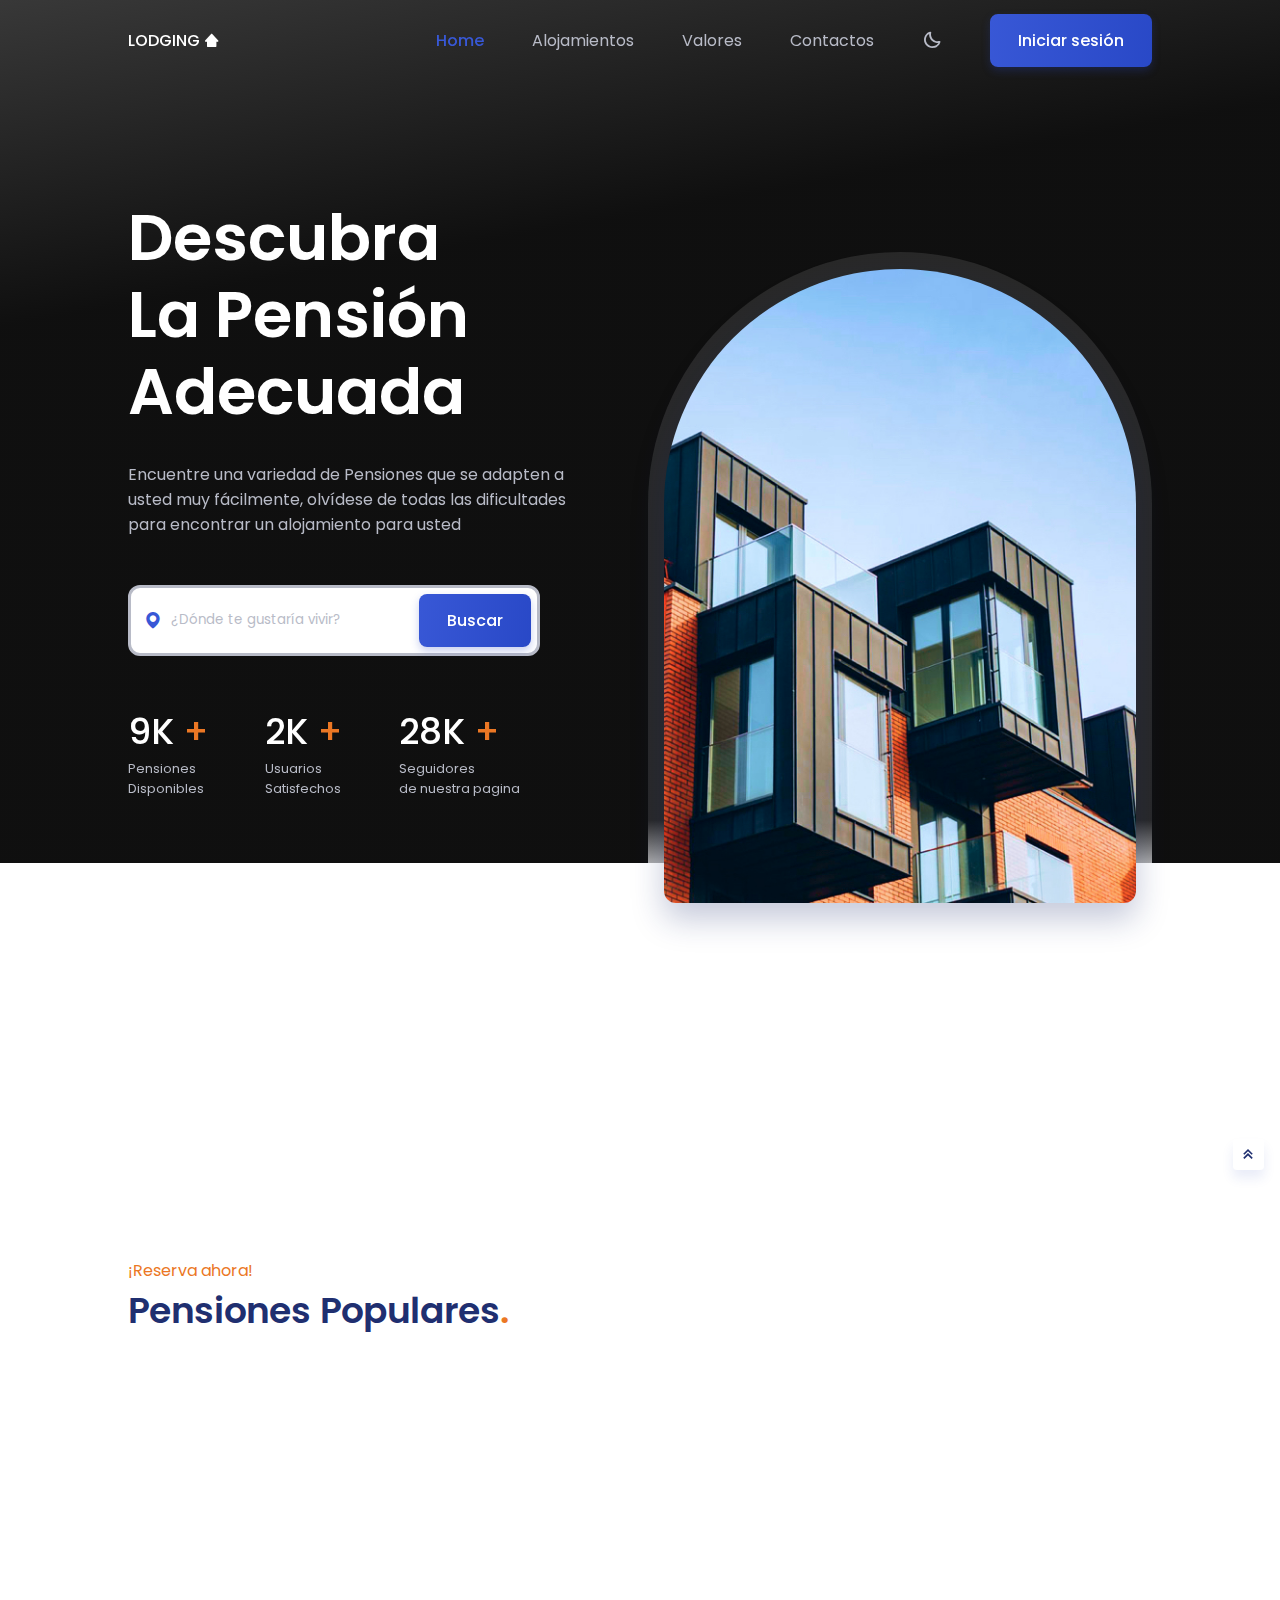
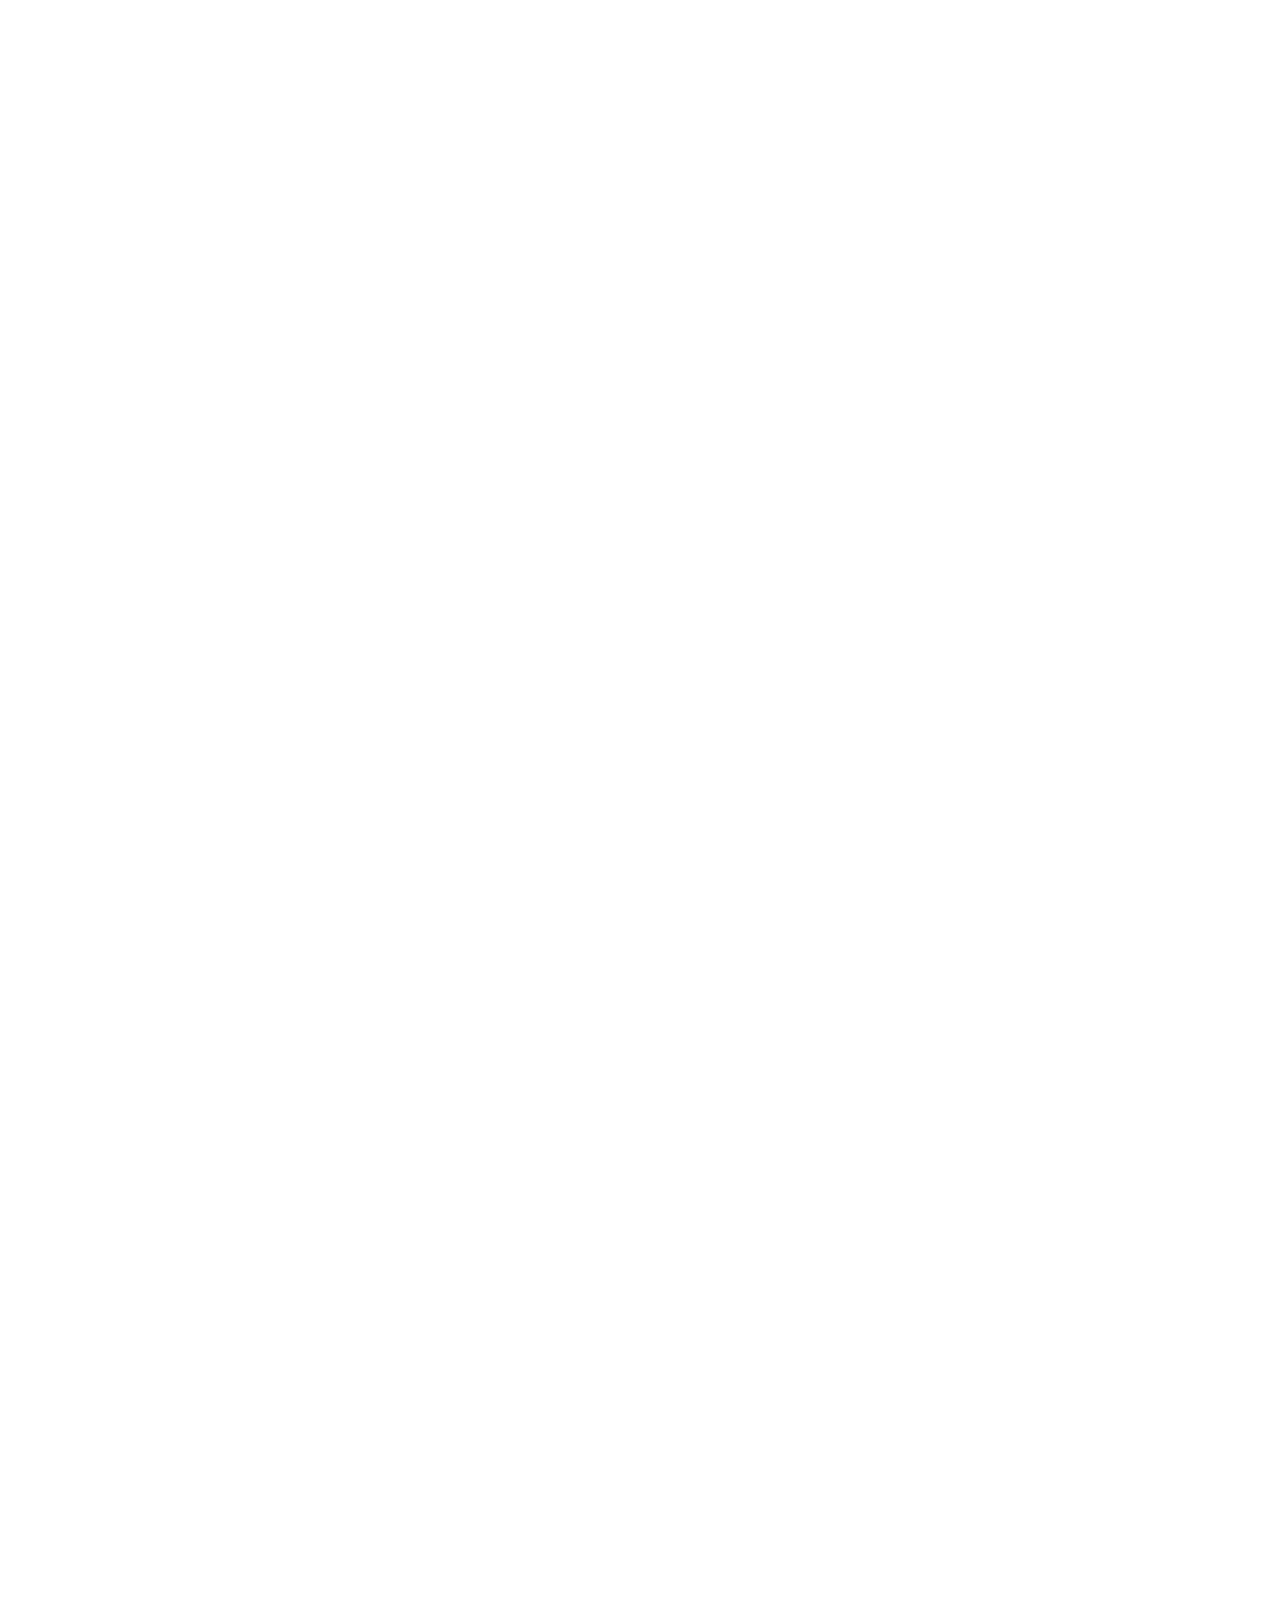
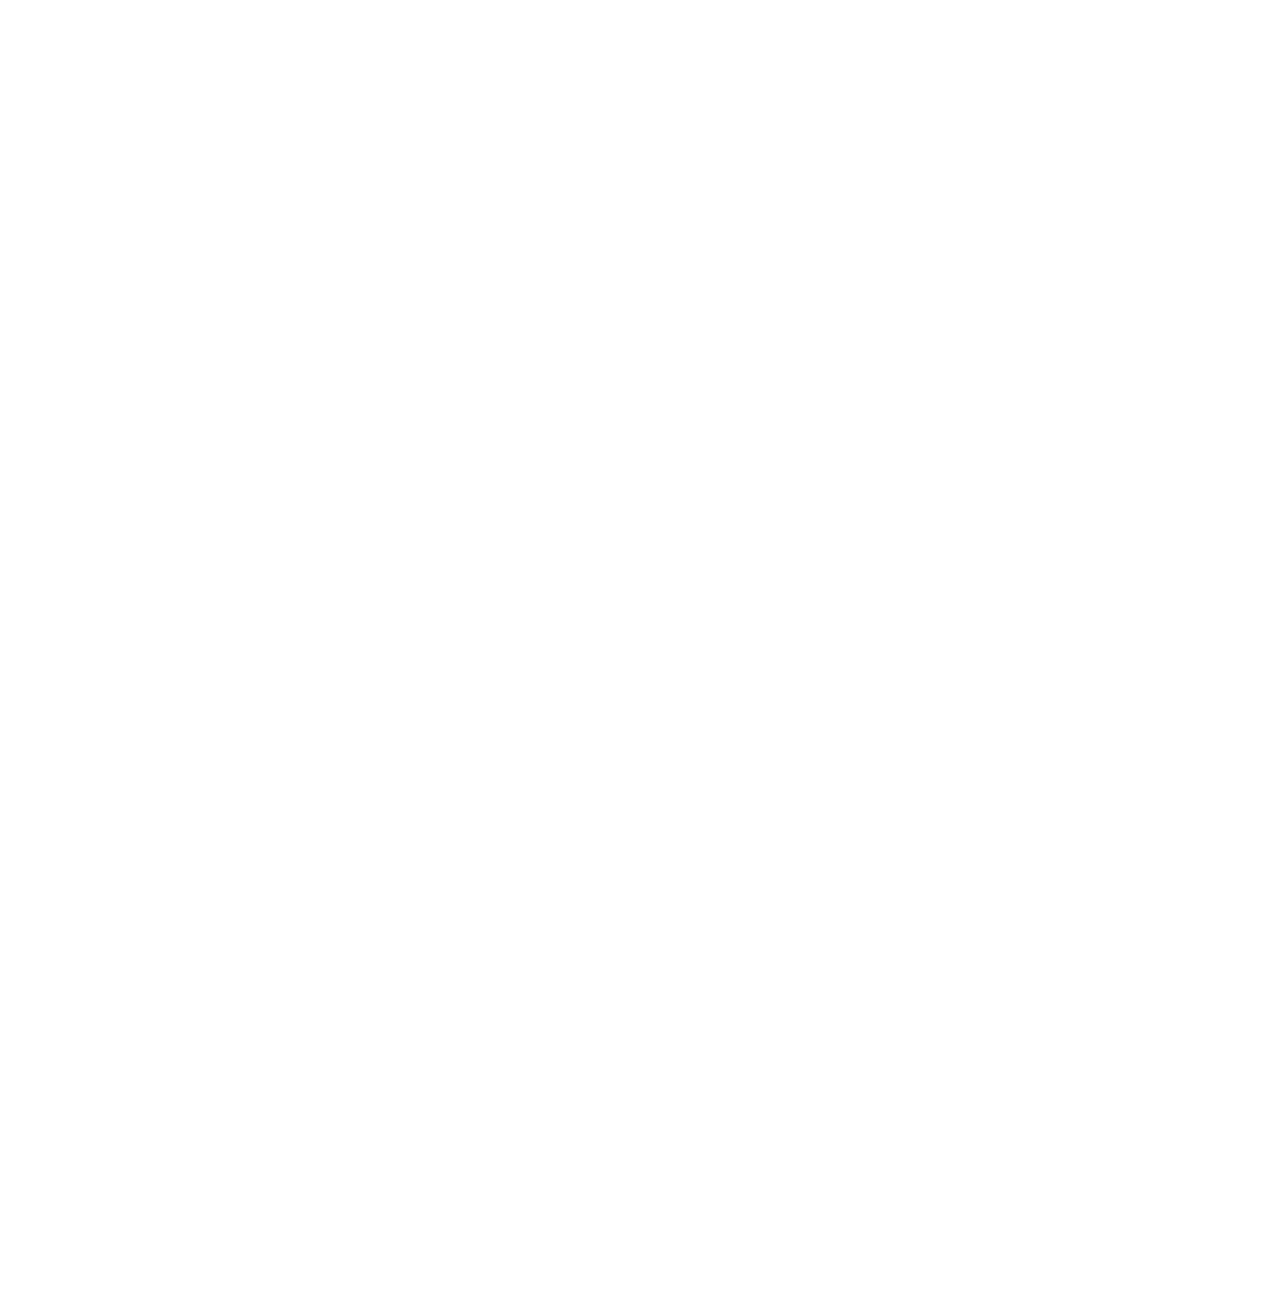
<file: index.html>
<!DOCTYPE html>
    <html lang="en">
    <head>
        <meta charset="UTF-8">
        <meta name="viewport" content="width=device-width, initial-scale=1.0">

        <!--=============== FAVICON ===============-->
        <link rel="shortcut icon" href="assets/img/favicon.png" type="image/x-icon">

        <!--=============== BOXICONS ===============-->
        <link href='https://unpkg.com/boxicons@2.1.2/css/boxicons.min.css' rel='stylesheet'>
        
        <!--=============== SWIPER CSS ===============-->
        <link rel="stylesheet" href="assets/css/swiper-bundle.min.css">

        <!--=============== CSS ===============-->
        <link rel="stylesheet" href="assets/css/styles.css">

        <title>LodGing - Buscador de Pensiones Universitarias</title>
    </head>
    <body>
        <!--==================== HEADER ====================-->
        <header class="header" id="header">
            <nav class="nav container">
                <a href="#" class="nav__logo">
                    LODGING <i class='bx bxs-home-alt-2'></i>
                </a>

                <div class="nav__menu">
                    <ul class="nav__list">
                        <li class="nav__item">
                            <a href="#home" class="nav__link active-link">
                                <i class='bx bx-home-alt-2' ></i>
                                <span>Home</span>
                            </a>
                        </li>
                        <li class="nav__item">
                            <a href="#popular" class="nav__link">
                                <i class='bx bx-building-house' ></i>
                                <span>Alojamientos</span>
                            </a>
                        </li>
                        <li class="nav__item">
                            <a href="#value" class="nav__link">
                                <i class='bx bx-award' ></i>
                                <span>Valores</span>
                            </a>
                        </li>
                        <li class="nav__item">
                            <a href="#contact" class="nav__link">
                                <span>Contactos</span>
                                <i class='bx bx-phone' ></i>
                            </a>
                        </li>
                    </ul>
                </div>

                <!-- Theme change button -->
                <i class='bx bx-moon change-theme' id="theme-button"></i>

                <a href="./assets/pages/login.html" class="nav__button button">Iniciar sesión</a>
            </nav>
        </header>

        <!--==================== MAIN ====================-->
        <main class="main">
            <!--==================== HOME ====================-->
            <section class="home section" id="home">
                <div class="home__container container grid">
                    <div class="home__data">
                        <h1 class="home__title">
                            Descubra <br> La Pensión <br> Adecuada
                        </h1>
                        <p class="home__description">
                            Encuentre una variedad de Pensiones que se adapten a usted muy fácilmente,
                            olvídese de todas las dificultades para encontrar un alojamiento para usted
                        </p>
    
                        <form action="" class="home__search">
                            <i class='bx bxs-map'></i>
                            <input type="search" placeholder="¿Dónde te gustaría vivir?" class="home__search-input">
                            <button class="button">
                                Buscar
                            </button>
                        </form>

                        <div class="home__value">
                            <div>
                                <h1 class="home__value-number">
                                    9K <span>+</span>
                                </h1>
                                <span class="home__value-description">
                                    Pensiones <br> Disponibles
                                </span>
                            </div>
    
                            <div>
                                <h1 class="home__value-number">
                                    2K <span>+</span>
                                </h1>
                                <span class="home__value-description">
                                    Usuarios <br> Satisfechos
                                </span>
                            </div>
    
                            <div>
                                <h1 class="home__value-number">
                                    28K <span>+</span>
                                </h1>
                                <span class="home__value-description">
                                    Seguidores <br> de nuestra pagina
                                </span>
                            </div>
                        </div>
                    </div>
    
                    <div class="home__images">
                        <div class="home__orbe"></div>
    
                        <div class="home__img">
                            <img src="assets/img/home.jpg" alt="">
                        </div>
                    </div>
                </div>
            </section>

            <!--==================== LOGOS ====================-->
            <section class="logos section">
                <div class="logos__container container grid">
                    <div class="logos__img">
                        <img src="assets/img/Logo_LodGing.jpg" alt="">
                    </div>
                    <div class="logos__img">
                        <img src="assets/img/Logo_Unicor.png" alt="">
                    </div>
                    <div class="logos__img">
                        <img src="assets/img/Logo_Tilapia.jpg" alt="">
                    </div>
                    <div class="logos__img">
                        <img src="assets/img/Logo_Zopp_Digital.jpg" alt="">
                    </div>
                </div>
            </section>

            <!--==================== POPULAR ====================-->
            <section class="section" id="popular">
                <div class="container">
                    <span class="section__subtitle">¡Reserva ahora!</span>
                    <h2 class="section__title">
                        Pensiones Populares<span>.</span>
                    </h2>

                    <div class="popular__container grid swiper">
                        <div class="swiper-wrapper">
                            <article class="popular__card swiper-slide">
                                <img src="assets/img/popular1.jpg" alt="" class="popular__img">
    
                                <div class="popular__data">
                                    <h2 class="popular__price">
                                        <span>$</span>555,000
                                    </h2>
                                    <h3 class="popular__title">
                                        Montería, Córdoba
                                    </h3>
                                    <p class="popular__description">
                                        Barrio Mocari,
                                        Cra. 2 #45 - 775 
                                    </p>
                                </div>
                            </article>

                            <article class="popular__card swiper-slide">
                                <img src="assets/img/popular2.jpg" alt="" class="popular__img">
    
                                <div class="popular__data">
                                    <h2 class="popular__price">
                                        <span>$</span>430,000
                                    </h2>
                                    <h3 class="popular__title">
                                        Lorica, Córdoba
                                    </h3>
                                    <p class="popular__description">
                                        Parque Barrio Villa Juana,
                                        Cra. 21 #10 - 452 
                                    </p>
                                </div>
                            </article>
    
                            <article class="popular__card swiper-slide">
                                <img src="assets/img/popular3.jpg" alt="" class="popular__img">
    
                                <div class="popular__data">
                                    <h2 class="popular__price">
                                        <span>$</span>490,000
                                    </h2>
                                    <h3 class="popular__title">
                                        Lorica, Córdoba
                                    </h3>
                                    <p class="popular__description">
                                        Estadio de Béisbol 3 de Mayo,
                                        Cl. 19 #29 - 290
                                    </p>
                                </div>
                            </article>
    
                            <article class="popular__card swiper-slide">
                                <img src="assets/img/popular4.jpg" alt="" class="popular__img">
    
                                <div class="popular__data">
                                    <h2 class="popular__price">
                                        <span>$</span>540,000
                                    </h2>
                                    <h3 class="popular__title">
                                        Montería, Córdoba
                                    </h3>
                                    <p class="popular__description">
                                        Barrio Mocari,
                                        Cra. 7 #467 - 210
                                    </p>
                                </div>
                            </article>

                            <article class="popular__card swiper-slide">
                                <img src="assets/img/popular5.jpg" alt="" class="popular__img">
    
                                <div class="popular__data">
                                    <h2 class="popular__price">
                                        <span>$</span>480,000
                                    </h2>
                                    <h3 class="popular__title">
                                        Lorica, Córdoba
                                    </h3>
                                    <p class="popular__description">
                                        Calle IE Lacides C. Bersal,
                                        Cra. 27 #10 - 101
                                    </p>
                                </div>
                            </article>
                        </div>

                        <div class="swiper-button-next">
                            <i class='bx bx-chevron-right' ></i>
                        </div>
                        <div class="swiper-button-prev">
                            <i class='bx bx-chevron-left'></i>
                        </div>
                    </div>
                </div>
            </section>

            <!--==================== VALUE ====================-->
            <section class="value section" id="value">
                <div class="value__container container grid">
                    <div class="value__images">
                        <div class="value__orbe"></div>
    
                        <div class="value__img">
                            <img src="assets/img/value.jpg" alt="">
                        </div>
                    </div>

                    <div class="value__content">
                        <div class="value__data">
                            <span class="section__subtitle">Nuestros Costos</span>
                            <h2 class="section__title">
                                Valor que le damos<span>.</span>
                            </h2>
                            <p class="value__description">
                                Siempre estamos dispuestos a ayudar proporcionando el mejor servicio para usted. 
                                Creemos que un buen lugar para vivir puede mejorar su vida.
                            </p>
                        </div>

                        <div class="value__accordion">
                            <div class="value__accordion-item">
                                <header class="value__accordion-header">
                                    <i class='bx bxs-shield-x value__accordion-icon'></i>
                                    <h3 class="value__accordion-title">
                                        Los mejores tipos de interés del mercado
                                    </h3>
                                    <div class="value__accordion-arrow">
                                        <i class='bx bxs-down-arrow'></i>
                                    </div>
                                </header>

                                <div class="value__accordion-content">
                                    <p class="value__accordion-description">
                                        El precio que ofrecemos es el mejor para usted, 
                                        le garantizamos que no habrá cambios en el precio de su propiedad debido a diversos costes inesperados que puedan surgir.
                                    </p>
                                </div>
                            </div>

                            <div class="value__accordion-item">
                                <header class="value__accordion-header">
                                    <i class='bx bxs-x-square value__accordion-icon'></i>
                                    <h3 class="value__accordion-title">
                                        Evita la inestabilidad de los precios
                                    </h3>
                                    <div class="value__accordion-arrow">
                                        <i class='bx bxs-down-arrow'></i>
                                    </div>
                                </header>

                                <div class="value__accordion-content">
                                    <p class="value__accordion-description">
                                        Precios accesibles y totalmente verificados para tu beneficio, te esperamos.
                                    </p>
                                </div>
                            </div>

                            <div class="value__accordion-item">
                                <header class="value__accordion-header">
                                    <i class='bx bxs-bar-chart-square value__accordion-icon' ></i>
                                    <h3 class="value__accordion-title">
                                        Los mejores precios del mercado 
                                    </h3>
                                    <div class="value__accordion-arrow">
                                        <i class='bx bxs-down-arrow'></i>
                                    </div>
                                </header>

                                <div class="value__accordion-content">
                                    <p class="value__accordion-description">
                                        Nuestro catalogo de costos esta basado principalmente en la comodidad de nuestros clientes.
                                    </p>
                                </div>
                            </div>

                            <div class="value__accordion-item">
                                <header class="value__accordion-header">
                                    <i class='bx bxs-checkbox-checked value__accordion-icon'></i>
                                    <h3 class="value__accordion-title">
                                        Seguridad de sus datos
                                    </h3>
                                    <div class="value__accordion-arrow">
                                        <i class='bx bxs-down-arrow'></i>
                                    </div>
                                </header>

                                <div class="value__accordion-content">
                                    <p class="value__accordion-description">
                                        Trabajamos constantemente para mantener tu cuenta segura. Te enseñamos tips de cómo puedes proteger tu información.
                                    </p>
                                </div>
                            </div>
                        </div>
                    </div>
                </div>
            </section>

            <!--==================== CONTACT ====================-->
            <section class="contact section" id="contact">
                <div class="contact__container container grid">
                    <div class="contact__images">
                        <div class="contact__orbe"></div>
    
                        <div class="contact__img">
                            <img src="assets/img/contact.png" alt="">
                        </div>
                    </div>

                    <div class="contact__content">
                        <div class="contact__data">
                            <span class="section__subtitle">Contacta con nosotros</span>
                            <h2 class="section__title">
                                Facilidad para contactar con nosotros<span>.</span>
                            </h2>
                            <p class="contact__description">
                                ¿Tiene problemas para encontrar la pensión de sus sueños? ¿Necesita una 
                                guía en el alquiler de la primera vivienda? o necesita una consulta 
                                sobre temas residenciales? Sólo tiene que ponerse en contacto con nosotros.
                            </p>
                        </div>

                        <div class="contact__card">
                            <div class="contact__card-box">
                                <div class="contact__card-info">
                                    <i class='bx bxs-phone-call'></i>
                                    
                                    <div>
                                        <h3 class="contact__card-title">
                                            Llame a
                                        </h3>
                                        <p class="contact__card-description">
                                            300-396-4879
                                        </p>
                                    </div>
                                </div>
                                <button class="button contact__card-button">
                                    <a href="tel: +573003964879">Llamar ahora</a>
                                </button>
                            </div>

                            <div class="contact__card-box">
                                <div class="contact__card-info">
                                    <i class='bx bxs-message-rounded-dots' ></i>
                                    
                                    <div>
                                        <h3 class="contact__card-title">
                                            Chat
                                        </h3>
                                        <p class="contact__card-description">
                                            320-796-2137
                                        </p>
                                    </div>
                                </div>
                                <button class="button contact__card-button">
                                    <a href="https://api.whatsapp.com/send?phone=3207962137">Chatear ahora</a>
                                </button>
                            </div>

                            <div class="contact__card-box">
                                <div class="contact__card-info">
                                    <i class='bx bxs-video' ></i>
                                    
                                    <div>
                                        <h3 class="contact__card-title">
                                            Videollamada
                                        </h3>
                                        <p class="contact__card-description">
                                            320-796-2137
                                        </p>
                                    </div>
                                </div>
                                <button class="button contact__card-button">
                                    <a href="https://api.whatsapp.com/send?phone=3207962137">Videollamada</a>
                                </button>
                            </div>

                            <div class="contact__card-box">
                                <div class="contact__card-info">
                                    <i class='bx bxs-envelope'></i>
                                    
                                    <div>
                                        <h3 class="contact__card-title">
                                            Mensaje
                                        </h3>
                                        <p class="contact__card-description">
                                            300-396-4879
                                        </p>
                                    </div>
                                </div>
                                <button class="button contact__card-button">
                                    <a href="sms: +573003964879?body=Mensaje">Mensaje ahora</a>
                                </button>
                            </div>
                        </div>
                    </div>
                </div>
            </section>

            <!--==================== SUBSCRIBE ====================-->
            <section class="subscribe section">
                <div class="subscribe__container container">
                    <h1 class="subscribe__title">
                        Empiece con LodGing
                    </h1>
                    <p class="subscribe__description">
                        Suscríbase y encuentre presupuestos súper atractivos de nuestra parte, Encuentre pronto su alojamiento
                    </p>
                    <a href="#" class="button subscribe__button">
                        Empezar
                    </a>
                </div>
            </section>
        </main>

        <!--==================== FOOTER ====================-->
        <footer class="footer section">
            <div class="footer__container container grid">
                <div>
                    <a href="" class="footer__logo">
                        LodGing <i class='bx bxs-home-alt-2'></i>
                    </a>
                    <p class="footer__description">
                        Nuestra visión es hacer que todas <br> 
                        las personas encuentren el mejor <br>
                        lugar de residencia para ellos.
                    </p>
                </div>

                <div class="footer__content">
                    <div>
                        <h3 class="footer__title">
                            Acerca de
                        </h3>

                        <ul class="footer__links">
                            <li>
                                <a href="#" class="footer__link">Sobre nosotros</a>
                            </li>
                            <li>
                                <a href="#" class="footer__link">Características</a>
                            </li>
                            <li>
                                <a href="#" class="footer__link">Noticias y Blogs</a>
                            </li>
                        </ul>
                    </div>

                    <div>
                        <h3 class="footer__title">
                            Compañía
                        </h3>

                        <ul class="footer__links">
                            <li>
                                <a href="#" class="footer__link">¿Cómo trabajamos?</a>
                            </li>
                            <li>
                                <a href="#" class="footer__link">Capital</a>
                            </li>
                            <li>
                                <a href="#" class="footer__link">Seguridad</a>
                            </li>
                        </ul>
                    </div>
                    
                    <div>
                        <h3 class="footer__title">
                            Soporte
                        </h3>

                        <ul class="footer__links">
                            <li>
                                <a href="#" class="footer__link">Preguntas frecuentes</a>
                            </li>
                            <li>
                                <a href="#" class="footer__link">Centro de apoyo</a>
                            </li>
                            <li>
                                <a href="#" class="footer__link">Contacta con nosotros</a>
                            </li>
                        </ul>
                    </div>

                    <div>
                        <h3 class="footer__title">
                            Redes Sociales
                        </h3>

                        <ul class="footer__social">
                            <a href="https://www.facebook.com/" target="_blank" class="footer__social-link">
                                <i class='bx bxl-facebook-circle' ></i>
                            </a>
                            <a href="https://www.instagram.com/" target="_blank" class="footer__social-link">
                                <i class='bx bxl-instagram-alt' ></i>
                            </a>
                            <a href="https://www.pinterest.com/" target="_blank" class="footer__social-link">
                                <i class='bx bxl-pinterest' ></i>
                            </a>    
                        </ul>
                    </div>
                </div>
            </div>

            <div class="footer__info container">
                <span class="footer__copy">
                    &#169; LodGing. Todos los derechos reservados
                </span>

                <div class="footer__privacy">
                    <a href="#">Términos y condiciones</a>
                    <a href="#">Política de privacidad</a>
                </div>
            </div>
        </footer>


        <!--========== SCROLL UP ==========-->
        <a href="#" class="scrollup" id="scroll-up">
            <i class='bx bx-chevrons-up'></i>
        </a>

        <!--=============== SCROLLREVEAL ===============-->
        <script src="assets/js/scrollreveal.min.js"></script>

        <!--=============== SWIPER JS ===============-->
        <script src="assets/js/swiper-bundle.min.js"></script>

        <!--=============== MAIN JS ===============-->
        <script src="assets/js/main.js"></script>
    </body>
</html>
</file>
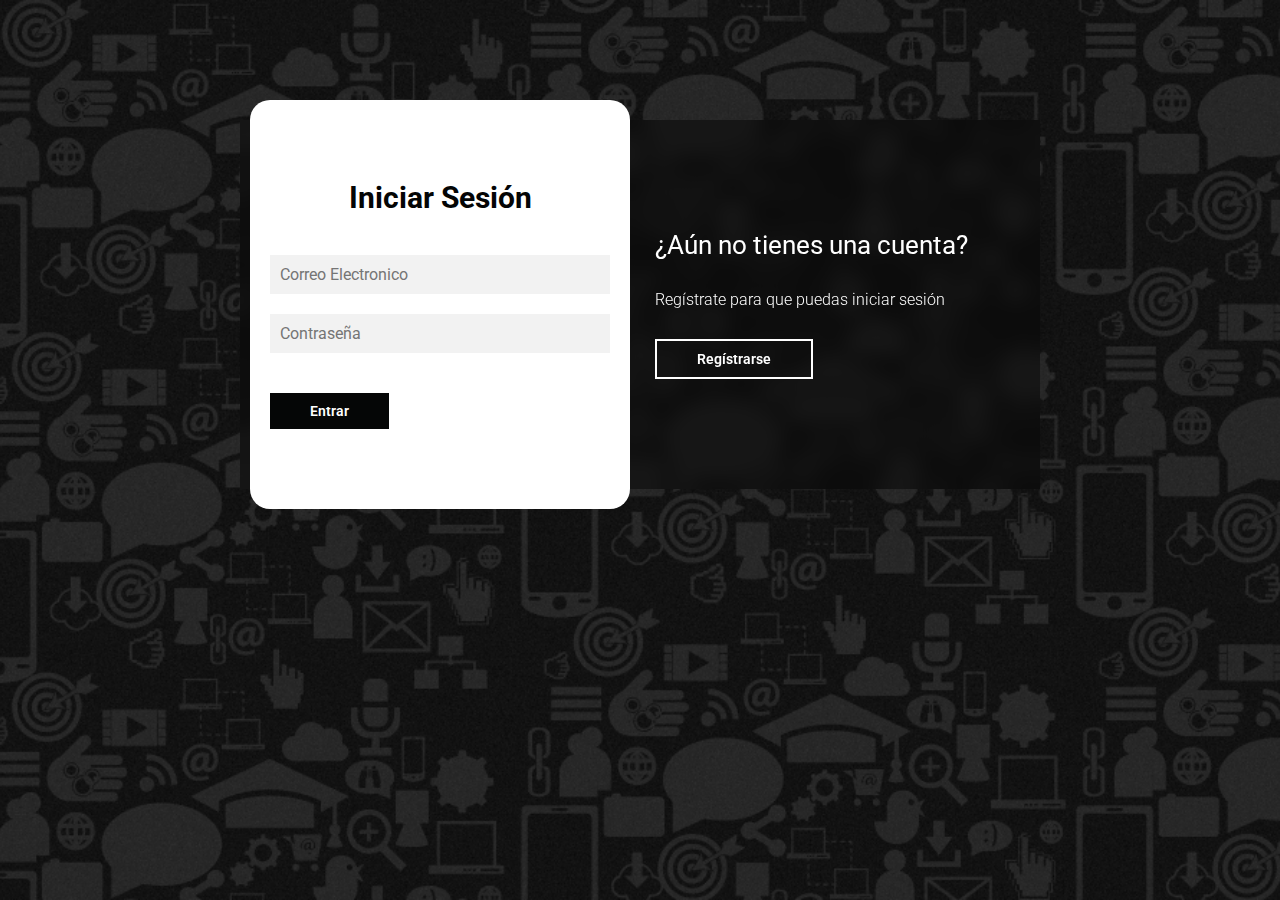
<file: assets/pages/login.html>
<!DOCTYPE html>
<html lang="en">
<head>
    <meta charset="UTF-8">
    <meta name="viewport" content="width=device-width, initial-scale=1.0">
    <title>Login y Register - MagtimusPro</title>
    
    <link href="https://fonts.googleapis.com/css2?family=Roboto:ital,wght@0,100;0,300;0,400;0,500;0,700;0,900;1,100;1,300;1,400;1,500;1,700;1,900&display=swap" rel="stylesheet">


    <link rel="stylesheet" href="../css/styles-login.css">
</head>
<body>

        <main>

            <div class="contenedor__todo">
                <div class="caja__trasera">
                    <div class="caja__trasera-login">
                        <h3>¿Ya tienes una cuenta?</h3>
                        <p>Inicia sesión para entrar en la página</p>
                        <button id="btn__iniciar-sesion">Iniciar Sesión</button>
                    </div>
                    <div class="caja__trasera-register">
                        <h3>¿Aún no tienes una cuenta?</h3>
                        <p>Regístrate para que puedas iniciar sesión</p>
                        <button id="btn__registrarse">Regístrarse</button>
                    </div>
                </div>

                <!--Formulario de Login y registro-->
                <div class="contenedor__login-register">
                    <!--Login-->
                    <form action="" class="formulario__login">
                        <h2>Iniciar Sesión</h2>
                        <input type="text" placeholder="Correo Electronico">
                        <input type="password" placeholder="Contraseña">
                        <button>Entrar</button>
                    </form>

                    <!--Register-->
                    <form action="" class="formulario__register">
                        <h2>Regístrarse</h2>
                        <input type="text" placeholder="Nombre completo">
                        <input type="text" placeholder="Correo Electronico">
                        <input type="text" placeholder="Usuario">
                        <input type="password" placeholder="Contraseña">
                        <button>Regístrarse</button>
                    </form>
                </div>
            </div>

        </main>

        <script src="../js/main-login.js"></script>
</body>
</html>
</file>
<file: assets/css/styles.css>
/*=============== GOOGLE FONTS ===============*/
@import url("https://fonts.googleapis.com/css2?family=Poppins:wght@400;500;600&display=swap");

/*=============== VARIABLES CSS ===============*/
:root {
  --header-height: 3.5rem;

  /*========== Colors ==========*/
  /*Color mode HSL(hue, saturation, lightness)*/
  --first-color: hsl(228, 66%, 53%);
  --first-color-alt: hsl(228, 66%, 47%);
  --first-color-light: hsl(228, 62%, 59%);
  --first-color-lighten: hsl(228, 100%, 97%);
  --second-color: hsl(25, 83%, 53%);
  --title-color: hsl(228, 57%, 28%);
  --text-color: hsl(228, 15%, 50%);
  --text-color-light: hsl(228, 12%, 75%);
  --border-color: hsl(228, 99%, 98%);
  --body-color: #fff;
  --container-color: #fff;

  /*========== Font and typography ==========*/
  /*.5rem = 8px | 1rem = 16px ...*/
  --body-font: 'Poppins', sans-serif;
  --biggest-font-size: 2.25rem;
  --h1-font-size: 1.5rem;
  --h2-font-size: 1.25rem;
  --h3-font-size: 1rem;
  --normal-font-size: .938rem;
  --small-font-size: .813rem;
  --smaller-font-size: .75rem;

  /*========== Font weight ==========*/
  --font-medium: 500;
  --font-semi-bold: 600;

  /*========== z index ==========*/
  --z-tooltip: 10;
  --z-fixed: 100;
}

/* Responsive typography */
@media screen and (min-width: 1024px) {
  :root {
    --biggest-font-size: 4rem;
    --h1-font-size: 2.25rem;
    --h2-font-size: 1.5rem;
    --h3-font-size: 1.25rem;
    --normal-font-size: 1rem;
    --small-font-size: .875rem;
    --smaller-font-size: .813rem;
  }
}

/*=============== BASE ===============*/
* {
  box-sizing: border-box;
  padding: 0;
  margin: 0;
}

html {
  scroll-behavior: smooth;
}

body {
  font-family: var(--body-font);
  font-size: var(--normal-font-size);
  background-color: var(--body-color);
  color: var(--text-color);
  transition: .3s; /* For animation dark mode */
}

h1, h2, h3 {
  color: var(--title-color);
  font-weight: var(--font-semi-bold);
}

ul {
  list-style: none;
}

a {
  text-decoration: none;
}

img {
  max-width: 100%;
  height: auto;
}

input,
button {
  font-family: var(--body-font);
  outline: none;
  border: none;
}

/*=============== THEME ===============*/
.change-theme {
  font-size: 1.25rem;
  color: #fff;
  cursor: pointer;
  transition: .3s;
}

.change-theme:hover {
  color: var(--first-color);
}

/*========== Variables Dark theme ==========*/
body.dark-theme {
  --first-color: hsl(228, 66%, 62%);
  --second-color: hsl(25, 57%, 54%);
  --title-color: hsl(228, 8%, 95%);
  --text-color: hsl(228, 8%, 70%);
  --border-color: hsl(228, 16%, 14%);
  --body-color: hsl(228, 12%, 8%);
  --container-color: hsl(228, 16%, 12%);
}

/*========== 
    Color changes in some parts of 
    the website, in dark theme 
==========*/
.dark-theme .home__search,
.dark-theme .swiper-button-next,
.dark-theme .swiper-button-prev {
  border: 3px solid var(--border-color);
}

.dark-theme .nav__menu,
.dark-theme .home__img,
.dark-theme .popular__card:hover,
.dark-theme .value__img,
.dark-theme .accordion-open,
.dark-theme .accordion-open .value__accordion-icon,
.dark-theme .accordion-open .value__accordion-arrow,
.dark-theme .contact__img,
.dark-theme .contact__card-box:hover,
.dark-theme .scrollup {
  box-shadow: none;
}

.dark-theme .value__orbe,
.dark-theme .value__accordion-icon,
.dark-theme .value__accordion-arrow,
.dark-theme .contact__orbe,
.dark-theme .contact__card i,
.dark-theme .contact__card-button,
.dark-theme .subscribe__container {
  background-color: var(--container-color);
}

.dark-theme .subscribe__container {
  border: 6px solid var(--border-color);
}

.dark-theme .subscribe__description {
  color: var(--text-color);
}

.dark-theme::-webkit-scrollbar {
  background-color: hsl(228, 4%, 15%);
}

.dark-theme::-webkit-scrollbar-thumb {
  background-color: hsl(228, 4%, 25%);
}

.dark-theme::-webkit-scrollbar-thumb:hover {
  background-color: hsl(228, 4%, 35%);
}

/*=============== REUSABLE CSS CLASSES ===============*/
.container {
  max-width: 1024px;
  margin-left: 1.5rem;
  margin-right: 1.5rem;
}

.grid {
  display: grid;
}

.section {
  padding: 4.5rem 0 2rem;
}

.section__title {
  font-size: var(--h2-font-size);
  margin-bottom: 1rem;
}

.section__title span {
  color: var(--second-color);
}

.section__subtitle {
  display: block;
  font-size: var(--small-font-size);
  color: var(--second-color);
}

.main {
  overflow: hidden; /* For the animations ScrollReveal */
}

/*=============== HEADER & NAV ===============*/
.header {
  position: fixed;
  top: 0;
  left: 0;
  width: 100%;
  background-color: transparent;
  z-index: var(--z-fixed);
  transition: .4s; /* For animation dark mode */
}

.nav {
  height: var(--header-height);
  display: flex;
  justify-content: space-between;
  align-items: center;
}

.nav__logo {
  color: #fff;
  display: inline-flex;
  align-items: center;
  column-gap: .25rem;
  font-weight: var(--font-medium);
  transition: .3s;
}

.nav__logo i {
  font-size: 1rem;
}

.nav__logo:hover {
  color: var(--first-color);
}

@media screen and (max-width: 1023px) {
  .nav__menu {
    position: fixed;
    bottom: 2rem;
    background-color: var(--container-color);
    box-shadow: 0 8px 24px hsla(228, 66%, 45%, .15);
    width: 90%;
    left: 0;
    right: 0;
    margin: 0 auto;
    padding: 1.30rem 3rem;
    border-radius: 1.25rem;
    transition: .4s;
  }

  .nav__list {
    display: flex;
    justify-content: space-between;
    align-items: center;
  }

  .nav__link {
    color: var(--text-color);
    display: flex;
    padding: .5rem;
    border-radius: 50%;
  }

  .nav__link i {
    font-size: 1.25rem;
  }

  .nav__link span {
    display: none;
  }
}

/* Change background header */
.scroll-header {
  background-color: var(--body-color);
  box-shadow: 0 1px 4px hsla(228, 4%, 15%, .1);
}

.scroll-header .nav__logo {
  color: var(--first-color);
}

.scroll-header .change-theme {
  color: var(--title-color);
}

/* Active link */
.active-link {
  background: linear-gradient(101deg,
                hsl(228, 66%, 53%),
                hsl(228, 66%, 47%));
  color: #fff;
  box-shadow: 0 4px 8px hsla(228, 66%, 45%, .25);
}

/*=============== HOME ===============*/
.home {
  background: linear-gradient(170deg, 
                hsl(0, 0%, 22%) 0%,
                hsl(0, 0%, 6%) 30%);
  padding-bottom: 0;
}

.home__container {
  padding-top: 4rem;
  row-gap: 3.5rem;
}

.home__title, 
.home__value-number {
  color: #fff;
}

.home__title {
  font-size: var(--biggest-font-size);
  line-height: 120%;
  margin-bottom: 1.25rem;
}

.home__description {
  color: var(--text-color-light);
  margin-bottom: 2rem;
}

.home__search {
  background-color: var(--body-color);
  padding: .35rem .35rem .35rem .75rem;
  display: flex;
  align-items: center;
  border-radius: .75rem;
  border: 3px solid var(--text-color-light);
  margin-bottom: 2rem;
}

.home__search i {
  font-size: 1.25rem;
  color: var(--first-color);
}

.home__search-input {
  width: 90%;
  background-color: var(--body-color);
  color: var(--text-color);
  margin: 0 .5rem;
}

.home__search-input::placeholder {
  color: var(--text-color-light);
}

.home__value {
  display: flex;
  column-gap: 2.5rem;
}

.home__value-number {
  font-size: var(--h1-font-size);
  font-weight: var(--font-medium);
}

.home__value-number span {
  color: var(--second-color);
}

.home__value-description {
  display: flex;
  color: var(--text-color-light);
  font-size: var(--smaller-font-size);
}

.home__images {
  position: relative;
  display: flex;
  justify-content: center;
}

.home__orbe {
  width: 265px;
  height: 284px;
  background: linear-gradient(180deg,
                    hsl(0, 0%, 16%) 93%,
                    hsl(0, 0%, 67%) 100%);
  border-radius: 135px 135px 0 0;
}

.home__img {
  position: absolute;
  width: 250px;
  height: 300px;
  overflow: hidden;
  border-radius: 125px 125px 12px 12px;
  display: inline-flex;
  align-items: flex-end;
  bottom: -1.5rem;
  box-shadow: 0 16px 32px hsla(228, 66%, 25%, .25);
}

/*=============== BUTTON ===============*/
.button {
  display: inline-block;
  background: linear-gradient(101deg,
                hsl(228, 66%, 53%),
                hsl(228, 66%, 47%));
  color: #fff;
  padding: 14px 28px;
  border-radius: .5rem;
  font-size: var(--normal-font-size);
  font-weight: var(--font-medium);
  box-shadow: 0 4px 8px hsla(228, 66%, 45%, .25);
  transition: .3s;
  cursor: pointer;
}

.button:hover {
  box-shadow: 0 4px 12px hsla(228, 66%, 45%, .25);
}

.nav__button {
  display: none;
}

/*=============== LOGOS ===============*/
.logos__container {
  padding-top: 2rem;
  grid-template-columns: repeat(2, 1fr);
  gap: 3rem 2rem;
  justify-items: center;
}

.logos__img img {
  height: 60px;
  opacity: .2;
  transition: .3s;
}

.logos__img img:hover {
  opacity: .6;
}

/*=============== POPULAR ===============*/
.popular__container {
  padding: 1rem 0 5rem;
}

.popular__card {
  width: 290px;
  background-color: var(--container-color);
  padding: .5rem .5rem 1.5rem;
  border-radius: 1rem;
  margin: 0 auto;
  transition: .4s;
}

.popular__img {
  border-radius: 1rem;
  margin-bottom: 1rem;
}

.popular__data {
  padding: 0 1rem 0 .5rem;
}

.popular__price {
  font-size: var(--h2-font-size);
  color: var(--text-color);
  margin-bottom: .25rem;
}

.popular__price span {
  color: var(--second-color);
}

.popular__title {
  font-size: var(--h3-font-size);
  margin-bottom: .75rem;
}

.popular__description {
  font-size: var(--small-font-size);
}

.popular__card:hover {
  box-shadow: 0 12px 16px hsla(228, 66%, 45%, .1);
}

/* Swiper class */
.swiper-button-prev:after,
.swiper-button-next:after {
  content: '';
}

.swiper-button-next,
.swiper-button-prev {
  top: initial;
  bottom: 0;
  width: initial;
  height: initial;
  background-color: var(--container-color);
  border: 2px solid var(--text-color-light);
  padding: 6px;
  border-radius: .5rem;
  font-size: 1.5rem;
  color: var(--first-color);
}

.swiper-button-prev {
  left: calc(50% - 3rem);
}

.swiper-button-next {
  right: calc(50% - 3rem);
}

/*=============== VALUE ===============*/
.value__container {
  row-gap: 3rem;
}

.value__images {
  position: relative;
  display: flex;
  justify-content: center;
}

.value__orbe {
  width: 266px;
  height: 316px;
  background-color: hsl(228, 24%, 97%);
  border-radius: 135px 135px 16px 16px;
}

.value__img {
  position: absolute;
  width: 250px;
  height: 300px;
  overflow: hidden;
  border-radius: 125px 125px 12px 12px;
  inset: 0;
  margin: auto;
  box-shadow: 0 16px 32px hsla(228, 66%, 25%, .25);
}

.value__description {
  font-size: var(--small-font-size);
  margin-bottom: 2rem;
}

.value__accordion {
  display: grid;
  row-gap: 1.5rem;
}

.value__accordion-item {
  background-color: var(--body-color);
  border: 2px solid var(--border-color);
  border-radius: .5rem;
  padding: 1rem .75rem;
}

.value__accordion-header {
  display: flex;
  align-items: center;
  cursor: pointer;
}

.value__accordion-icon {
  background-color: var(--first-color-lighten);
  padding: 5px;
  border-radius: .25rem;
  font-size: 18px;
  color: var(--first-color);
  margin-right: .75rem;
  transition: .3s;
}

.value__accordion-title {
  font-size: var(--small-font-size);
}

.value__accordion-arrow {
  display: inline-flex;
  background-color: var(--first-color-lighten);
  padding: .25rem;
  color: var(--first-color);
  border-radius: 2px;
  font-size: 10px;
  margin-left: auto;
  transition: .3s;
}

.value__accordion-arrow i {
  transition: .4s;
}

.value__accordion-description {
  font-size: var(--smaller-font-size);
  padding: 1.25rem 2.5rem 0 2.75rem;
}

.value__accordion-content {
  overflow: hidden;
  height: 0;
  transition: all .25s ease;
}

/*Rotate icon and add shadows*/
.accordion-open {
  box-shadow: 0 12px 32px hsla(228, 66%, 45%, .1);
}

.accordion-open .value__accordion-icon {
  box-shadow: 0 4px 4px hsla(228, 66%, 45%, .1);
}

.accordion-open .value__accordion-arrow {
  box-shadow: 0 2px 4px hsla(228, 66%, 45%, .1);
}

.accordion-open .value__accordion-arrow i {
  transform: rotate(-180deg);
}

/*=============== CONTACT ===============*/
.contact__container {
  row-gap: 2rem;
}

.contact__images {
  position: relative;
  display: flex;
  justify-content: center;
}

.contact__orbe {
  width: 266px;
  height: 316px;
  background-color: hsl(228, 24%, 97%);
  border-radius: 135px 135px 16px 16px;
}

.contact__img {
  position: absolute;
  width: 250px;
  height: 300px;
  overflow: hidden;
  border-radius: 125px 125px 12px 12px;
  inset: 0;
  margin: auto;
  box-shadow: 0 16px 32px hsla(228, 66%, 25%, .25);
}

.contact__description {
  font-size: var(--small-font-size);
  margin-bottom: 2.5rem;
}

.contact__card {
  display: grid;
  grid-template-columns: repeat(2, 1fr);
  gap: 1.25rem .75rem;
}

.contact__card-box {
  background-color: var(--body-color);
  border: 2px solid var(--border-color);
  padding: 1.25rem .75rem;
  border-radius: .5rem;
  transition: .3s;
}

.contact__card-info {
  display: flex;
  align-items: flex-start;
  column-gap: .75rem;
  margin-bottom: 1.25rem;
}

.contact__card i {
  padding: 6px;
  background-color: var(--first-color-lighten);
  border-radius: 6px;
  font-size: 1.25rem;
  color: var(--first-color);
}

.contact__card-title {
  font-size: var(--normal-font-size);
}

.contact__card-description {
  font-size: var(--smaller-font-size);
}

.contact__card-button {
  font-size: var(--small-font-size);
  padding: 14px 0;
  width: 100%;
  border-radius: .25rem;
  background: var(--first-color-lighten);
  color: var(--first-color);
  font-weight: var(--font-semi-bold);
  box-shadow: none;
}

.contact__card-button:hover {
  background-color: var(--first-color);
  color: #fff;
}

.contact__card-box:hover {
  box-shadow: 0 8px 24px hsla(228, 66%, 45%, .1);
}

/*=============== SUBSCRIBE ===============*/
.subscribe {
  padding: 2.5rem 0;
}

.subscribe__container {
  background-color: var(--first-color);
  padding: 3rem 2rem;
  border-radius: 1.25rem;
  border: 6px solid var(--first-color-light);
  text-align: center;
}

.subscribe__title {
  font-size: var(--h2-font-size);
  color: #fff;
  margin-bottom: 1rem;
}

.subscribe__description {
  color: hsl(228, 90%, 92%);
  font-size: var(--small-font-size);
  margin-bottom: 2rem;
}

.subscribe__button {
  border: 2px solid #fff;
  background: var(--first-color-light);
  font-size: var(--small-font-size);
}

.subscribe__button:hover {
  background-color: var(--first-color);
}

/*=============== FOOTER ===============*/
.footer__container {
  row-gap: 2.5rem;
}

.footer__logo {
  color: var(--first-color);
  font-size: var(--h3-font-size);
  font-weight: var(--font-semi-bold);
  display: inline-flex;
  align-items: center;
  column-gap: .25rem;
  margin-bottom: .75rem;
}

.footer__logo i {
  font-size: 1.25rem;
}

.footer__description, 
.footer__link {
  font-size: var(--small-font-size);
  font-weight: var(--font-medium);
}

.footer__content, 
.footer__links {
  display: grid;
}

.footer__content {
  grid-template-columns: repeat(2, max-content);
  gap: 2.5rem 4rem;
}

.footer__title {
  font-size: var(--h3-font-size);
  margin-bottom: 1rem;
}

.footer__links {
  row-gap: .5rem;
}

.footer__link {
  color: var(--text-color);
  transition: .3s;
}

.footer__link:hover {
  color: var(--title-color);
}

.footer__social {
  display: flex;
  column-gap: 1rem;
}

.footer__social-link {
  font-size: 1.25rem;
  color: var(--text-color);
  transition: .3s;
}

.footer__social-link:hover {
  color: var(--title-color);
}

.footer__info, 
.footer__privacy {
  display: flex;
}

.footer__info {
  padding-bottom: 6rem;
  margin-top: 5.5rem;
  flex-direction: column;
  text-align: center;
  row-gap: 1.5rem;
}

.footer__copy,
.footer__privacy a {
  font-size: var(--smaller-font-size);
  font-weight: var(--font-medium);
  color: var(--text-color);
}

.footer__privacy {
  justify-content: center;
  column-gap: 1.25rem;
}

/*=============== SCROLL BAR ===============*/
::-webkit-scrollbar {
  width: .6rem;
  border-radius: .5rem;
  background-color: hsl(228, 8%, 76%);
}

::-webkit-scrollbar-thumb {
  background-color: hsl(228, 8%, 64%);
  border-radius: .5rem;
}

::-webkit-scrollbar-thumb:hover {
  background-color: hsl(228, 8%, 54%);
}

/*=============== SCROLL UP ===============*/
.scrollup {
  position: fixed;
  right: 1rem;
  bottom: -30%;
  background-color: var(--container-color);
  box-shadow: 0 8px 12px hsla(228, 66%, 45%, .1);
  display: inline-flex;
  padding: .35rem;
  border-radius: .25rem;
  color: var(--title-color);
  font-size: 1.25rem;
  z-index: var(--z-tooltip);
  transition: .3s;
}

.scrollup:hover {
  transform: translateY(-.25rem);
  color: var(--first-color);
}

/* Show Scroll Up*/
.show-scroll {
  bottom: 8rem;
}

/*=============== BREAKPOINTS ===============*/
/* For small devices */
@media screen and (max-width: 350px) {
  .container {
    margin-left: 1rem;
    margin-right: 1rem;
  }

  .section {
    padding: 3.5rem 0 1rem;
  }

  .home {
    padding-bottom: 0;
  }

  .contact__card {
    grid-template-columns: repeat(1, 180px);
    justify-content: center;
  }
}

@media screen and (max-width: 320px) {
  .nav__menu {
    padding: 1.3rem 1.5rem;
  }

  .home__value {
    column-gap: 1rem;
  }
  .home__img {
    width: 220px;
    height: 280px;
  }
  .home__orbe {
    width: 240px;
    height: 264px;
  }

  .logos__container {
    gap: 2rem 1rem;
  }

  .popular__card {
    width: 230px;
    padding: .5rem .5rem .75rem;
  }

  .value__img,
  .contact__img {
    width: 220px;
    height: 260px;
  }
  .value__orbe,
  .contact__orbe {
    width: 236px;
    height: 280px;
  }

  .subscribe__container {
    padding: 2rem 1rem;
  }

  .footer__content {
    gap: 2.5rem;
  }
}

/* For medium devices */
@media screen and (min-width: 576px) {
  .nav__menu {
    width: 342px;
  }

  .home__search {
    width: 412px;
  }

  .contact__card {
    grid-template-columns: repeat(2, 192px);
    justify-content: center;
  }

  .footer__content {
    grid-template-columns: repeat(3, max-content);
  }
}

@media screen and (min-width: 767px) {
  .home__container {
    grid-template-columns: repeat(2, 1fr);
    padding-top: 2rem;
  }
  .home__orbe {
    align-self: flex-end;
  }
  .home__data {
    padding-bottom: 2rem;
  }

  .logos__container {
    grid-template-columns: repeat(4, max-content);
    justify-content: center;
  }

  .value__container,
  .contact__container {
    grid-template-columns: repeat(2, 1fr);
    align-items: center;
  }

  .contact__images {
    order: 1;
  }
  .contact__card {
    justify-content: initial;
  }

  .subscribe__container {
    padding: 3rem 13rem;
  }

  .footer__container {
    grid-template-columns: repeat(2, max-content);
    justify-content: space-between;
  }
}

/* For large devices */
@media screen and (min-width: 1023px) {
  .section {
    padding: 7.5rem  0 1rem;
  }
  .section__title {
    font-size: 2.25rem;
  }
  .section__subtitle {
    font-size: var(--normal-font-size);
  }

  .nav {
    height: calc(var(--header-height) + 1.5rem);
  }
  .nav__menu {
    width: initial;
    margin-left: auto;
  }
  .nav__list {
    display: flex;
    column-gap: 3rem;
  }
  .nav__link {
    color: var(--text-color-light);
  }
  .nav__link i {
    display: none;
  }
  .nav__button {
    display: inline-block;
  }

  .active-link {
    background: none;
    box-shadow: none;
    color: var(--first-color);
    font-weight: var(--font-medium);
  }

  .change-theme {
    margin: 0 3rem;
    color: var(--text-color-light);
  }

  .scroll-header .nav__link,
  .scroll-header .change-theme {
    color: var(--text-color);
  }
  .scroll-header .active-link {
    color: var(--first-color);
  }

  .home {
    padding-bottom: 0;
  }
  .home__container {
    padding-top: 5rem;
    column-gap: 2rem;
  }
  .home__data {
    padding-bottom: 4rem;
  }
  .home__title {
    margin-bottom: 2rem;
  }
  .home__description, 
  .home__search {
    margin-bottom: 3rem;
  }
  .home__value {
    column-gap: 3.5rem;
  }
  .home__orbe {
    width: 504px;
    height: 611px;
    border-radius: 256px 256px 0 0;
  }
  .home__img {
    width: 472px;
    height: 634px;
    border-radius: 236px 236px 12px 12px;
    bottom: -2.5rem;
  }

  .logos__img img {
    height: 100px;
  }

  .popular__container {
    padding-top: 3rem;
  }
  .popular__card {
    width: 320px;
    padding: .75rem .75rem 2rem;
  }
  .popular__data {
    padding: 0 .25rem 0 .75rem;
  }

  .value__container,
  .contact__container {
    align-items: flex-start;
    column-gap: 5rem;
  }
  .value__orbe,
  .contact__orbe {
    width: 501px;
    height: 641px;
    border-radius: 258px 258px 16px 16px;
  }
  .value__img,
  .contact__img {
    width: 461px;
    height: 601px;
    border-radius: 238px 238px 12px 12px;
  }
  .value__img img,
  .contact__img img {
    max-width: initial;
    width: 490px;
  }
  .value__description,
  .contact__description {
    font-size: var(--normal-font-size);
    margin-bottom: 2.5rem;
  }

  .value__accordion-title {
    font-size: var(--normal-font-size);
  }
  .value__accordion-item {
    padding: 1.25rem 1.25rem 1.25rem 1rem;
  }
  .value__accordion-description {
    padding-bottom: 1rem;
    font-size: var(--small-font-size);
  }

  .contact__card {
    grid-template-columns: repeat(2, 200px);
  }
  .contact__card-box {
    padding: 28px 1.5rem 1.5rem;
  }

  .subscribe__container {
    padding: 4rem 10rem 4.5rem;
    border-radius: 2rem;
    border: 12px solid var(--first-color-light);
  }
  .subscribe__title {
    font-size: 2.5rem;
    margin-bottom: 1.5rem;
  }
  .subscribe__description {
    font-size: var(--normal-font-size);
    padding: 0 8rem;
  }
  .subscribe__button {
    font-size: var(--normal-font-size);
  }

  .footer__content {
    grid-template-columns: repeat(4, max-content);
  }
  .footer__title {
    margin-bottom: 1.5rem;
  }
  .footer__links {
    row-gap: 1rem;
  }
  .footer__info {
    flex-direction: row;
    justify-content: space-between;
    padding-bottom: 2rem;
  }

  .show-scroll {
    bottom: 3rem;
    right: 3rem;
  }
}

@media screen and (min-width: 1040px) {
  .container {
    margin-left: auto;
    margin-right: auto;
  }
  
  .home__container {
    column-gap: 4rem;
  }
}

/* For 2K & 4K resolutions */
@media screen and (min-width: 2048px) {
  body {
    zoom: 1.5;
  }
}

@media screen and (min-width: 3840px) {
  body {
    zoom: 2;
  }
}
</file>
<file: assets/css/styles-login.css>
*{
  margin: 0;
  padding: 0;
  box-sizing: border-box;
  text-decoration: none;
  font-family: 'Roboto', sans-serif;
}

body{
  background-image: url(../img/fondo.png);
  background-size: cover;
  background-repeat: no-repeat;
  background-position: center;
  background-attachment: fixed;
}

main{
  width: 100%;
  padding: 20px;
  margin: auto;
  margin-top: 100px;
}

.contenedor__todo{
  width: 100%;
  max-width: 800px;
  margin: auto;
  position: relative;
}

.caja__trasera{
  width: 100%;
  padding: 10px 20px;
  display: flex;
  justify-content: center;
  -webkit-backdrop-filter: blur(10px);
  backdrop-filter: blur(10px);
  background-color: rgba(5, 5, 5, 0.5);

}

.caja__trasera div{
  margin: 100px 40px;
  color: white;
  transition: all 500ms;
}


.caja__trasera div p,
.caja__trasera button{
  margin-top: 30px;
}

.caja__trasera div h3{
  font-weight: 400;
  font-size: 26px;
}

.caja__trasera div p{
  font-size: 16px;
  font-weight: 300;
}

.caja__trasera button{
  padding: 10px 40px;
  border: 2px solid #fff;
  font-size: 14px;
  background: transparent;
  font-weight: 600;
  cursor: pointer;
  color: white;
  outline: none;
  transition: all 300ms;
}

.caja__trasera button:hover{
  background: #fff;
  color: #060606;
}

/*Formularios*/

.contenedor__login-register{
  display: flex;
  align-items: center;
  width: 100%;
  max-width: 380px;
  position: relative;
  top: -185px;
  left: 10px;

  /*La transicion va despues del codigo JS*/
  transition: left 500ms cubic-bezier(0.175, 0.885, 0.320, 1.275);
}

.contenedor__login-register form{
  width: 100%;
  padding: 80px 20px;
  background: white;
  position: absolute;
  border-radius: 20px;
}

.contenedor__login-register form h2{
  font-size: 30px;
  text-align: center;
  margin-bottom: 20px;
  color: #040505;
}

.contenedor__login-register form input{
  width: 100%;
  margin-top: 20px;
  padding: 10px;
  border: none;
  background: #F2F2F2;
  font-size: 16px;
  outline: none;
}

.contenedor__login-register form button{
  padding: 10px 40px;
  margin-top: 40px;
  border: none;
  font-size: 14px;
  background: #050606;
  font-weight: 600;
  cursor: pointer;
  color: white;
  outline: none;
}




.formulario__login{
  opacity: 1;
  display: block;
}
.formulario__register{
  display: none;
}



@media screen and (max-width: 850px){

  main{
      margin-top: 50px;
  }

  .caja__trasera{
      max-width: 350px;
      height: 300px;
      flex-direction: column;
      margin: auto;
  }

  .caja__trasera div{
      margin: 0px;
      position: absolute;
  }


  /*Formularios*/

  .contenedor__login-register{
      top: -10px;
      left: -5px;
      margin: auto;
  }

  .contenedor__login-register form{
      position: relative;
  }
}
</file>
